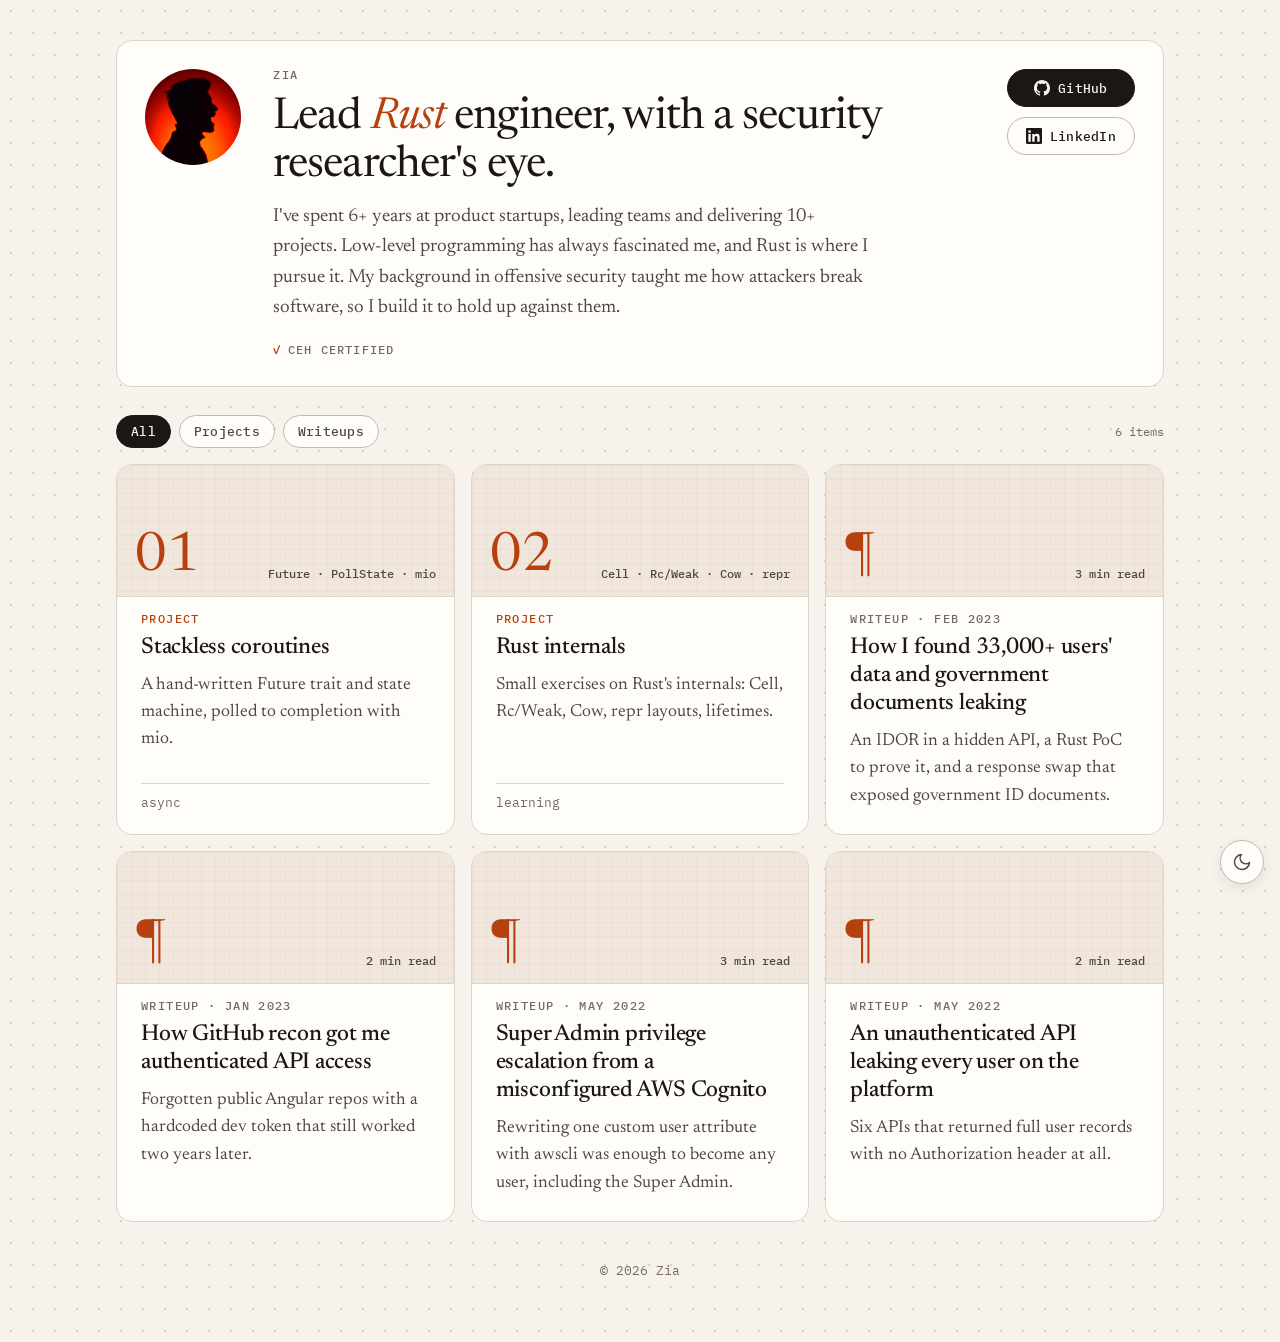
<file: index.html>
<!doctype html>
<html lang="en">
<head>
  <meta charset="utf-8">
  <meta name="viewport" content="width=device-width, initial-scale=1">
  <title>Zia · Lead Rust engineer</title>
  <meta name="description" content="Zia is a lead Rust engineer working on systems, networking and backend services. Former security researcher, CEH certified.">
  <meta name="theme-color" content="#f7f3ec">
  <link rel="canonical" href="https://szyth.github.io/">
  <meta property="og:type" content="website">
  <meta property="og:title" content="Zia · Lead Rust engineer">
  <meta property="og:description" content="Lead Rust engineer working on systems, networking and backend services. Former security researcher, CEH certified.">
  <meta property="og:url" content="https://szyth.github.io/">
  <meta property="og:image" content="https://szyth.github.io/assets/avatar.jpg">
  <meta name="twitter:card" content="summary">
  <link rel="icon" href="/assets/favicon.svg" type="image/svg+xml">
  <link rel="preconnect" href="https://fonts.googleapis.com">
  <link rel="preconnect" href="https://fonts.gstatic.com" crossorigin>
  <link href="https://fonts.googleapis.com/css2?family=Newsreader:ital,opsz,wght@0,6..72,400;0,6..72,500;1,6..72,400&family=IBM+Plex+Mono:wght@400;500&display=swap" rel="stylesheet">
  <link rel="stylesheet" href="/assets/site.css">
  <script src="/assets/theme.js"></script>
</head>
<body>
<a class="skip" href="#work">Skip to projects</a>
<main class="page">

  <!-- ===== Info card ===== -->
  <section class="card me" aria-labelledby="name">
    <img src="/assets/avatar.jpg" alt="Zia" width="96" height="96">
    <p class="role">Zia</p>
    <h1 id="name">Lead <em>Rust</em> engineer, with a security researcher's eye.</h1>
    <p class="bio">I've spent 6+ years at product startups, leading teams and delivering 10+ projects. Low-level programming has always fascinated me, and Rust is where I pursue it. My background in offensive security taught me how attackers break software, so I build it to hold up against them.</p>
    <ul class="tags"><li>CEH certified</li></ul>
    <div class="links">
      <a class="btn primary" href="https://github.com/szyth" rel="me"><svg viewBox="0 0 16 16" aria-hidden="true"><path fill="currentColor" d="M8 0C3.58 0 0 3.58 0 8c0 3.54 2.29 6.53 5.47 7.59.4.07.55-.17.55-.38 0-.19-.01-.82-.01-1.49-2.01.37-2.53-.49-2.69-.94-.09-.23-.48-.94-.82-1.13-.28-.15-.68-.52-.01-.53.63-.01 1.08.58 1.23.82.72 1.21 1.87.87 2.33.66.07-.52.28-.87.51-1.07-1.78-.2-3.64-.89-3.64-3.95 0-.87.31-1.59.82-2.15-.08-.2-.36-1.02.08-2.12 0 0 .67-.21 2.2.82.64-.18 1.32-.27 2-.27.68 0 1.36.09 2 .27 1.53-1.04 2.2-.82 2.2-.82.44 1.1.16 1.92.08 2.12.51.56.82 1.27.82 2.15 0 3.07-1.87 3.75-3.65 3.95.29.25.54.73.54 1.48 0 1.07-.01 1.93-.01 2.2 0 .21.15.46.55.38A8.013 8.013 0 0016 8c0-4.42-3.58-8-8-8z"/></svg>GitHub</a>
      <a class="btn" href="https://www.linkedin.com/in/sayyedzia" rel="me"><svg viewBox="0 0 24 24" aria-hidden="true"><path fill="currentColor" d="M20.447 20.452h-3.554v-5.569c0-1.328-.027-3.037-1.852-3.037-1.853 0-2.136 1.445-2.136 2.939v5.667H9.351V9h3.414v1.561h.046c.477-.9 1.637-1.85 3.37-1.85 3.601 0 4.267 2.37 4.267 5.455v6.286zM5.337 7.433a2.062 2.062 0 01-2.063-2.065 2.064 2.064 0 112.063 2.065zm1.782 13.019H3.555V9h3.564v11.452zM22.225 0H1.771C.792 0 0 .774 0 1.729v20.542C0 23.227.792 24 1.771 24h20.451C23.2 24 24 23.227 24 22.271V1.729C24 .774 23.2 0 22.222 0h.003z"/></svg>LinkedIn</a>
    </div>
  </section>

  <!-- ===== Filters ===== -->
  <div class="bar" id="work">
    <div class="tabs" role="group" aria-label="Filter">
      <button type="button" aria-pressed="true" data-f="all">All</button>
      <button type="button" aria-pressed="false" data-f="project">Projects</button>
      <button type="button" aria-pressed="false" data-f="writeup">Writeups</button>
    </div>
    <span class="count" aria-live="polite"></span>
  </div>

  <div class="grid">
    <!--
      PROJECT CARD: copy this block, change the number, caption, title, summary and topic.
      <a class="card item" href="https://github.com/szyth/REPO" data-kind="project">
        <div class="cover"><b>03</b><span>short · caption</span></div>
        <span class="kind project">Project</span>
        <h2>Title</h2>
        <p>One-line summary.</p>
        <div class="meta"><span>topic</span></div>
      </a>

      WRITEUP CARD: copy any writeups/*/index.html to writeups/SLUG/index.html, edit it, and link it here.
      <a class="card item" href="/writeups/SLUG/" data-kind="writeup">
        <div class="cover"><b>¶</b><span>6 min read</span></div>
        <span class="kind writeup">Writeup · Dec 2026</span>
        <h2>Title</h2>
        <p>One-line summary.</p>
      </a>
    -->

    <a class="card item" href="https://github.com/szyth/rust-stackless-coroutine" data-kind="project">
      <div class="cover"><b>01</b><span>Future · PollState · mio</span></div>
      <span class="kind project">Project</span>
      <h2>Stackless coroutines</h2>
      <p>A hand-written Future trait and state machine, polled to completion with mio.</p>
      <div class="meta"><span>async</span></div>
    </a>

    <a class="card item" href="https://github.com/szyth/rust-internals" data-kind="project">
      <div class="cover"><b>02</b><span>Cell · Rc/Weak · Cow · repr</span></div>
      <span class="kind project">Project</span>
      <h2>Rust internals</h2>
      <p>Small exercises on Rust's internals: Cell, Rc/Weak, Cow, repr layouts, lifetimes.</p>
      <div class="meta"><span>learning</span></div>
    </a>

    <a class="card item" href="/writeups/33000-users-data-leak/" data-kind="writeup">
      <div class="cover"><b>¶</b><span>3 min read</span></div>
      <span class="kind writeup">Writeup · Feb 2023</span>
      <h2>How I found 33,000+ users' data and government documents leaking</h2>
      <p>An IDOR in a hidden API, a Rust PoC to prove it, and a response swap that exposed government ID documents.</p>
    </a>

    <a class="card item" href="/writeups/github-recon-api-access/" data-kind="writeup">
      <div class="cover"><b>¶</b><span>2 min read</span></div>
      <span class="kind writeup">Writeup · Jan 2023</span>
      <h2>How GitHub recon got me authenticated API access</h2>
      <p>Forgotten public Angular repos with a hardcoded dev token that still worked two years later.</p>
    </a>

    <a class="card item" href="/writeups/aws-cognito-privilege-escalation/" data-kind="writeup">
      <div class="cover"><b>¶</b><span>3 min read</span></div>
      <span class="kind writeup">Writeup · May 2022</span>
      <h2>Super Admin privilege escalation from a misconfigured AWS Cognito</h2>
      <p>Rewriting one custom user attribute with awscli was enough to become any user, including the Super Admin.</p>
    </a>

    <a class="card item" href="/writeups/unauthenticated-api-data-leak/" data-kind="writeup">
      <div class="cover"><b>¶</b><span>2 min read</span></div>
      <span class="kind writeup">Writeup · May 2022</span>
      <h2>An unauthenticated API leaking every user on the platform</h2>
      <p>Six APIs that returned full user records with no Authorization header at all.</p>
    </a>

    <p class="card empty" hidden>Nothing here yet.</p>
  </div>

  <footer>© <span id="year">2026</span> Zia</footer>
</main>

<script>
(function () {
  var buttons = document.querySelectorAll('.tabs button');
  var items = document.querySelectorAll('.item');
  var count = document.querySelector('.count');
  var empty = document.querySelector('.empty');
  function apply(f) {
    var shown = 0;
    items.forEach(function (c) {
      var hide = f !== 'all' && c.dataset.kind !== f;
      c.hidden = hide;
      if (!hide) shown++;
    });
    empty.hidden = shown > 0;
    count.textContent = shown + (shown === 1 ? ' item' : ' items');
  }
  buttons.forEach(function (b) {
    b.addEventListener('click', function () {
      buttons.forEach(function (x) { x.setAttribute('aria-pressed', x === b); });
      apply(b.dataset.f);
    });
  });
  apply('all');
  document.getElementById('year').textContent = new Date().getFullYear();
})();
</script>
</body>
</html>
</file>
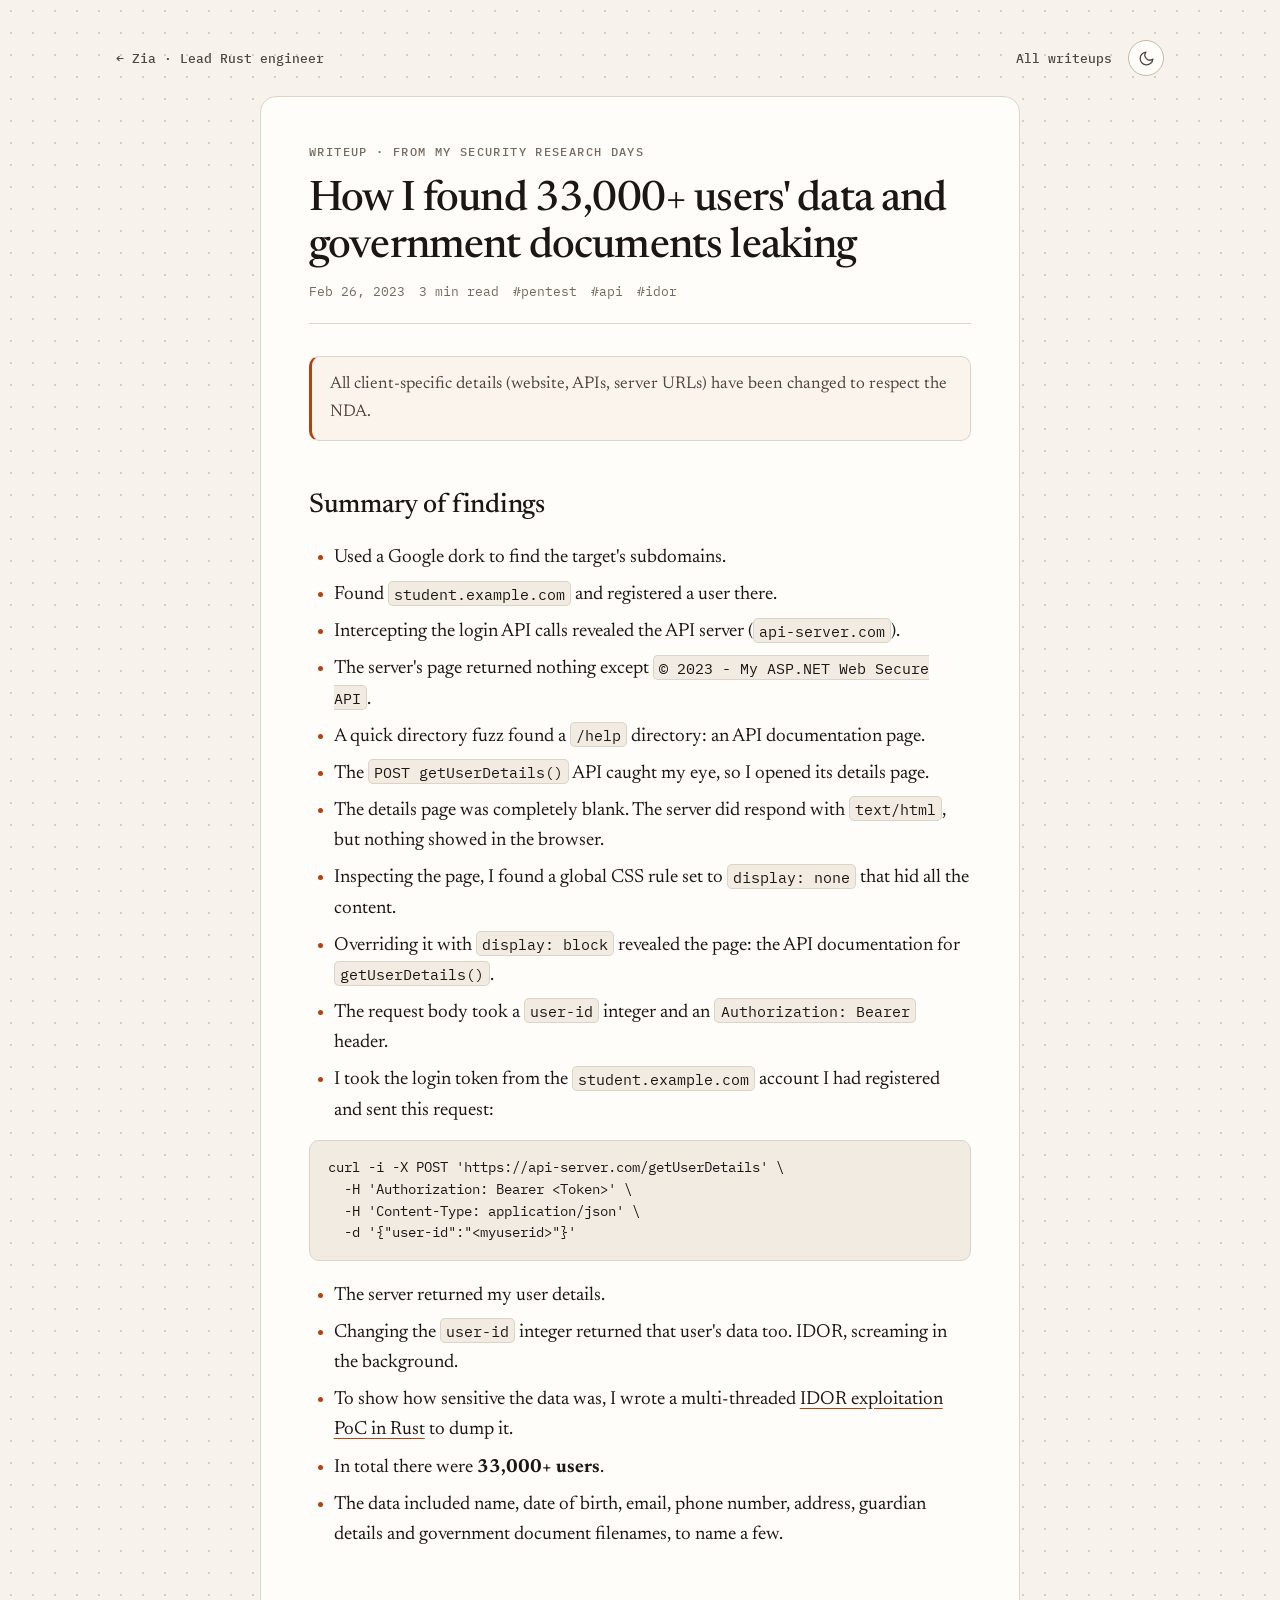
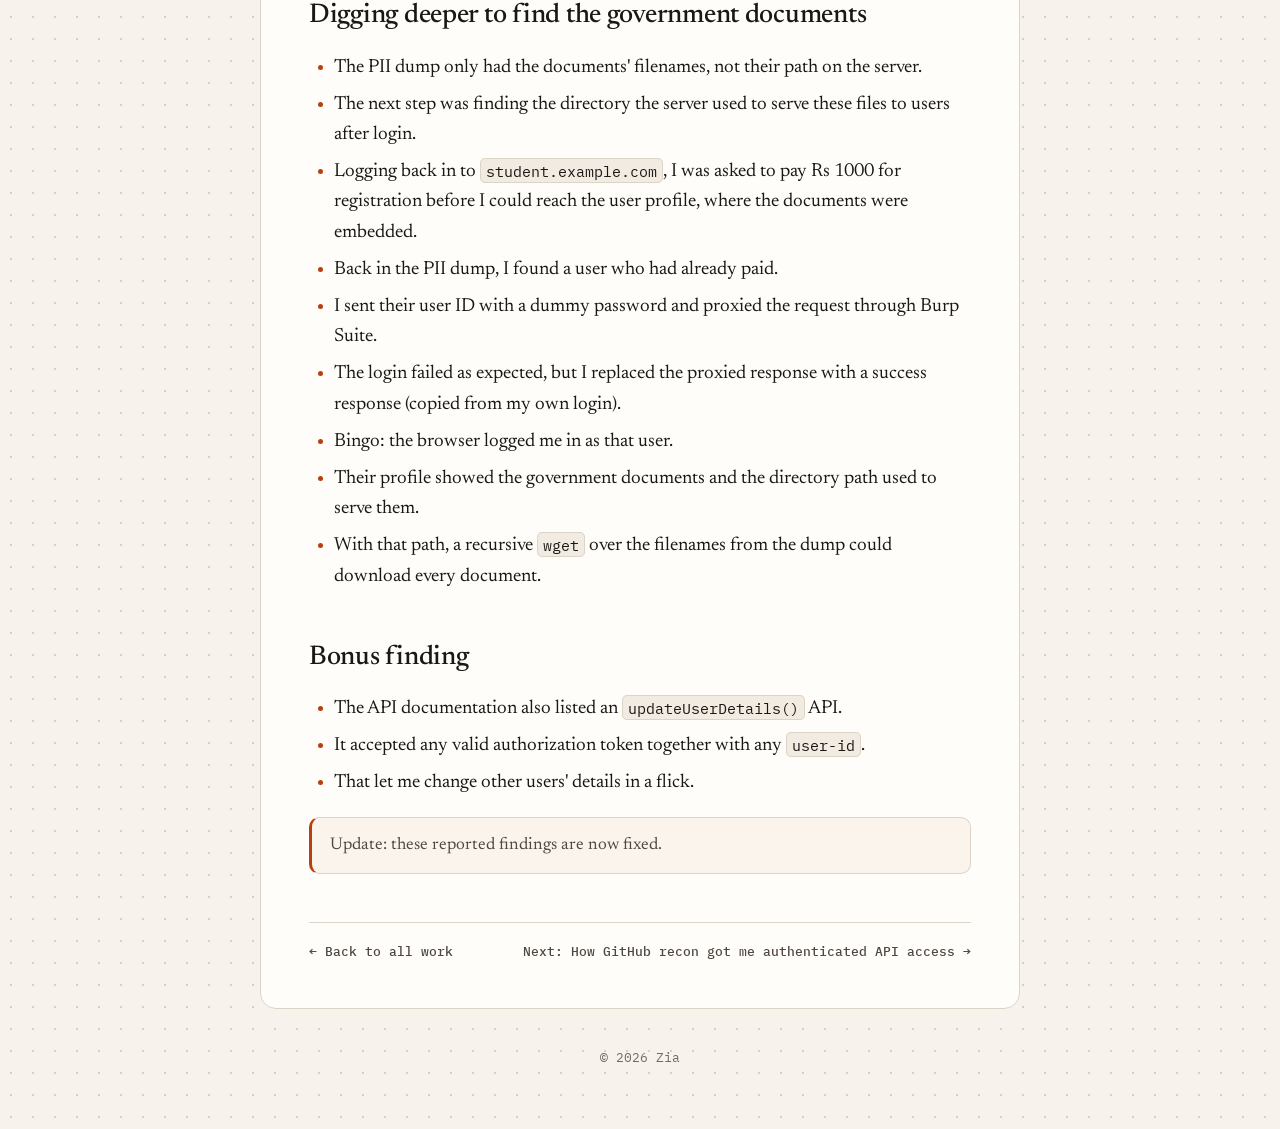
<file: writeups/33000-users-data-leak/index.html>
<!doctype html>
<html lang="en">
<head>
  <meta charset="utf-8">
  <meta name="viewport" content="width=device-width, initial-scale=1">
  <title>How I found 33,000+ users' data and government documents leaking · Zia</title>
  <meta name="description" content="An IDOR in a hidden API, a Rust PoC to prove it, and a response swap that exposed government ID documents.">
  <meta name="theme-color" content="#f7f3ec">
  <link rel="canonical" href="https://szyth.github.io/writeups/33000-users-data-leak/">
  <meta property="og:type" content="article">
  <meta property="og:title" content="How I found 33,000+ users' data and government documents leaking">
  <meta property="og:description" content="An IDOR in a hidden API, a Rust PoC to prove it, and a response swap that exposed government ID documents.">
  <meta property="og:url" content="https://szyth.github.io/writeups/33000-users-data-leak/">
  <meta property="article:published_time" content="2023-02-26">
  <meta name="twitter:card" content="summary">
  <link rel="icon" href="/assets/favicon.svg" type="image/svg+xml">
  <link rel="preconnect" href="https://fonts.googleapis.com">
  <link rel="preconnect" href="https://fonts.gstatic.com" crossorigin>
  <link href="https://fonts.googleapis.com/css2?family=Newsreader:ital,opsz,wght@0,6..72,400;0,6..72,500;0,6..72,600;1,6..72,400&family=IBM+Plex+Mono:wght@400;500&display=swap" rel="stylesheet">
  <link rel="stylesheet" href="/assets/site.css">
  <script src="/assets/theme.js"></script>
</head>
<body>
<main class="page">
  <nav class="topbar" aria-label="Site">
    <a href="/">← Zia · Lead Rust engineer</a>
    <span class="end-group"><a href="/#work">All writeups</a></span>
  </nav>
  <article class="card article">
    <header>
      <span class="kind writeup">Writeup · from my security research days</span>
      <h1>How I found 33,000+ users' data and government documents leaking</h1>
      <div class="meta"><time datetime="2023-02-26">Feb 26, 2023</time><span>3 min read</span><span>#pentest</span><span>#api</span><span>#idor</span></div>
    </header>
    <div class="prose">
<p class="note">All client-specific details (website, APIs, server URLs) have been changed to respect the NDA.</p>

<h2>Summary of findings</h2>
<ul>
  <li>Used a Google dork to find the target's subdomains.</li>
  <li>Found <code>student.example.com</code> and registered a user there.</li>
  <li>Intercepting the login API calls revealed the API server (<code>api-server.com</code>).</li>
  <li>The server's page returned nothing except <code>© 2023 - My ASP.NET Web Secure API</code>.</li>
  <li>A quick directory fuzz found a <code>/help</code> directory: an API documentation page.</li>
  <li>The <code>POST getUserDetails()</code> API caught my eye, so I opened its details page.</li>
  <li>The details page was completely blank. The server did respond with <code>text/html</code>, but nothing showed in the browser.</li>
  <li>Inspecting the page, I found a global CSS rule set to <code>display: none</code> that hid all the content.</li>
  <li>Overriding it with <code>display: block</code> revealed the page: the API documentation for <code>getUserDetails()</code>.</li>
  <li>The request body took a <code>user-id</code> integer and an <code>Authorization: Bearer</code> header.</li>
  <li>I took the login token from the <code>student.example.com</code> account I had registered and sent this request:</li>
</ul>
<pre><code>curl -i -X POST 'https://api-server.com/getUserDetails' \
  -H 'Authorization: Bearer &lt;Token&gt;' \
  -H 'Content-Type: application/json' \
  -d '{"user-id":"&lt;myuserid&gt;"}'</code></pre>
<ul>
  <li>The server returned my user details.</li>
  <li>Changing the <code>user-id</code> integer returned that user's data too. IDOR, screaming in the background.</li>
  <li>To show how sensitive the data was, I wrote a multi-threaded <a href="https://github.com/szyth/idoar">IDOR exploitation PoC in Rust</a> to dump it.</li>
  <li>In total there were <strong>33,000+ users</strong>.</li>
  <li>The data included name, date of birth, email, phone number, address, guardian details and government document filenames, to name a few.</li>
</ul>

<h2>Digging deeper to find the government documents</h2>
<ul>
  <li>The PII dump only had the documents' filenames, not their path on the server.</li>
  <li>The next step was finding the directory the server used to serve these files to users after login.</li>
  <li>Logging back in to <code>student.example.com</code>, I was asked to pay Rs 1000 for registration before I could reach the user profile, where the documents were embedded.</li>
  <li>Back in the PII dump, I found a user who had already paid.</li>
  <li>I sent their user ID with a dummy password and proxied the request through Burp Suite.</li>
  <li>The login failed as expected, but I replaced the proxied response with a success response (copied from my own login).</li>
  <li>Bingo: the browser logged me in as that user.</li>
  <li>Their profile showed the government documents and the directory path used to serve them.</li>
  <li>With that path, a recursive <code>wget</code> over the filenames from the dump could download every document.</li>
</ul>

<h2>Bonus finding</h2>
<ul>
  <li>The API documentation also listed an <code>updateUserDetails()</code> API.</li>
  <li>It accepted any valid authorization token together with any <code>user-id</code>.</li>
  <li>That let me change other users' details in a flick.</li>
</ul>

<p class="note">Update: these reported findings are now fixed.</p>
    </div>
    <nav class="end" aria-label="More">
      <a href="/">← Back to all work</a>
      <a href="/writeups/github-recon-api-access/">Next: How GitHub recon got me authenticated API access →</a>
    </nav>
  </article>
  <footer>© 2026 Zia</footer>
</main>
</body>
</html>
</file>
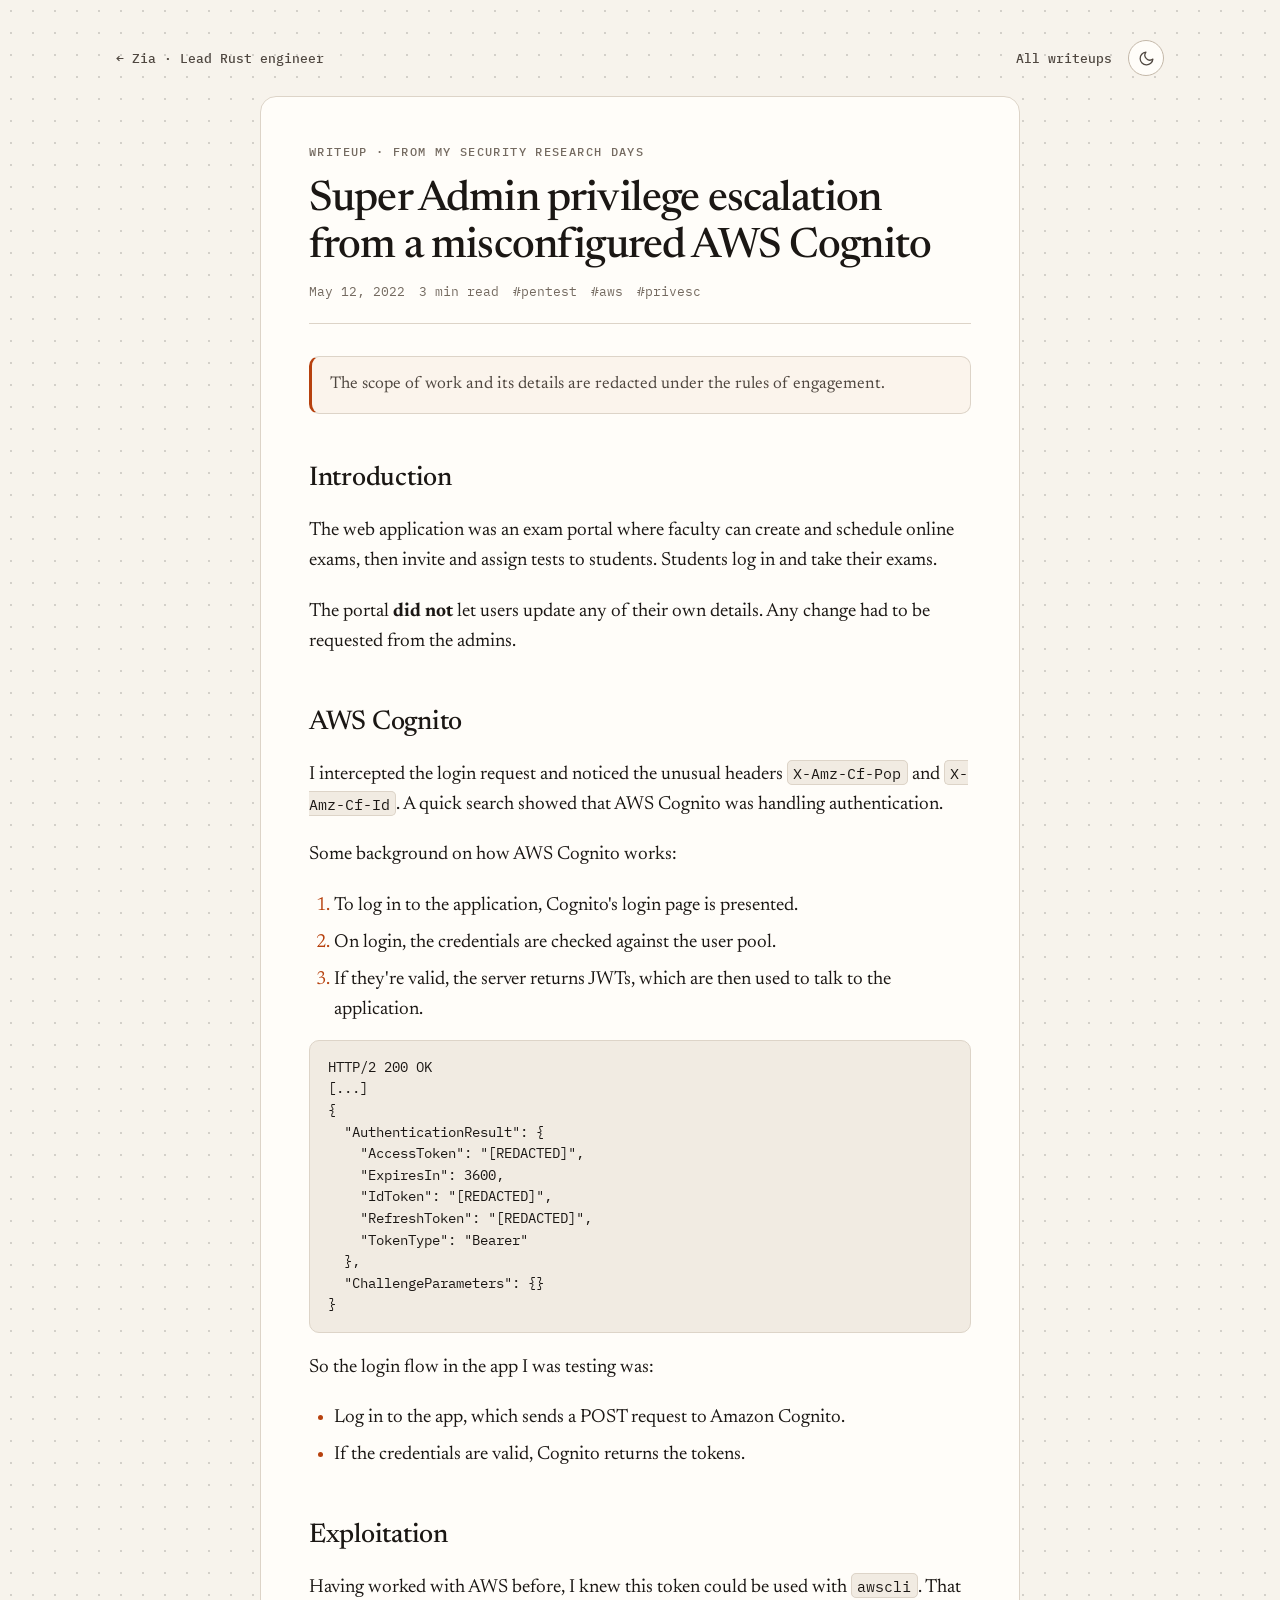
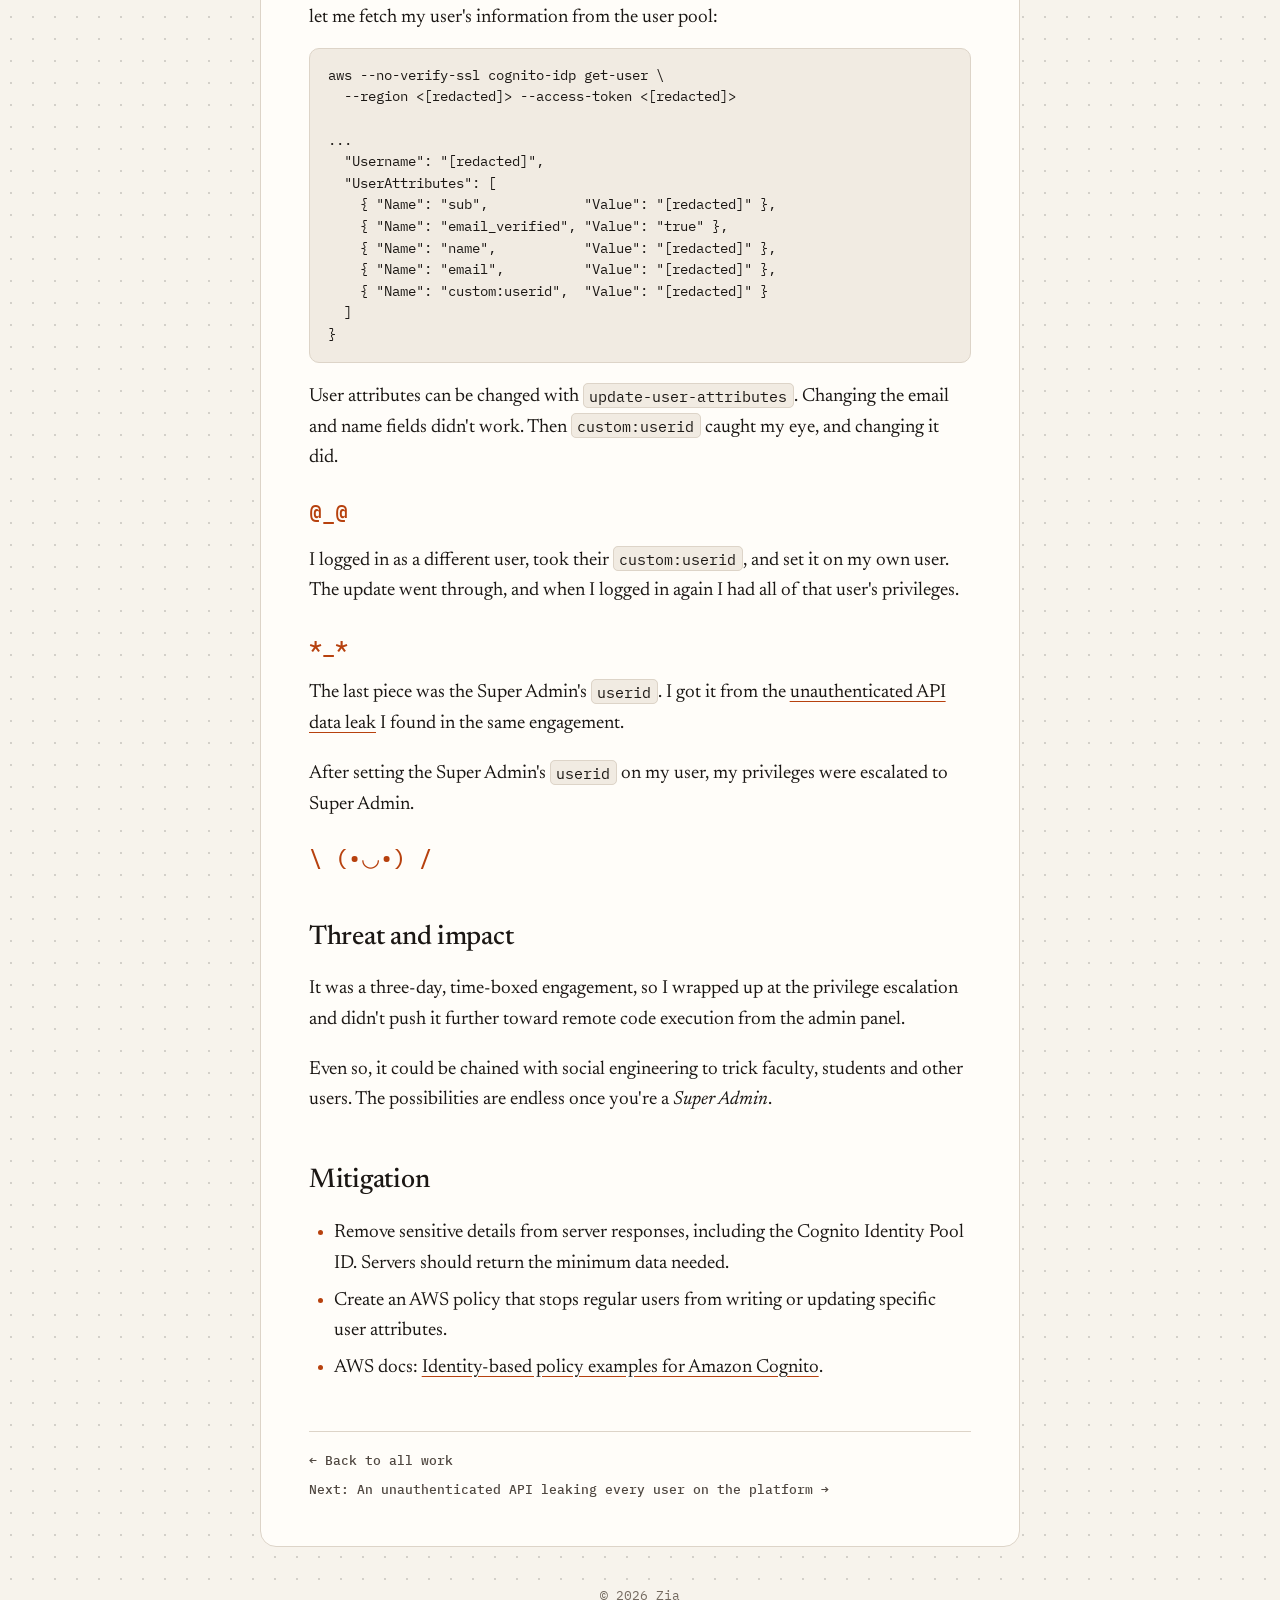
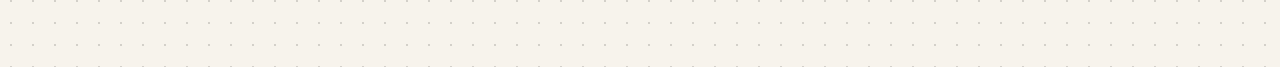
<file: writeups/aws-cognito-privilege-escalation/index.html>
<!doctype html>
<html lang="en">
<head>
  <meta charset="utf-8">
  <meta name="viewport" content="width=device-width, initial-scale=1">
  <title>Super Admin privilege escalation from a misconfigured AWS Cognito · Zia</title>
  <meta name="description" content="Rewriting one custom user attribute with awscli was enough to become any user, including the Super Admin.">
  <meta name="theme-color" content="#f7f3ec">
  <link rel="canonical" href="https://szyth.github.io/writeups/aws-cognito-privilege-escalation/">
  <meta property="og:type" content="article">
  <meta property="og:title" content="Super Admin privilege escalation from a misconfigured AWS Cognito">
  <meta property="og:description" content="Rewriting one custom user attribute with awscli was enough to become any user, including the Super Admin.">
  <meta property="og:url" content="https://szyth.github.io/writeups/aws-cognito-privilege-escalation/">
  <meta property="article:published_time" content="2022-05-12">
  <meta name="twitter:card" content="summary">
  <link rel="icon" href="/assets/favicon.svg" type="image/svg+xml">
  <link rel="preconnect" href="https://fonts.googleapis.com">
  <link rel="preconnect" href="https://fonts.gstatic.com" crossorigin>
  <link href="https://fonts.googleapis.com/css2?family=Newsreader:ital,opsz,wght@0,6..72,400;0,6..72,500;0,6..72,600;1,6..72,400&family=IBM+Plex+Mono:wght@400;500&display=swap" rel="stylesheet">
  <link rel="stylesheet" href="/assets/site.css">
  <script src="/assets/theme.js"></script>
</head>
<body>
<main class="page">
  <nav class="topbar" aria-label="Site">
    <a href="/">← Zia · Lead Rust engineer</a>
    <span class="end-group"><a href="/#work">All writeups</a></span>
  </nav>
  <article class="card article">
    <header>
      <span class="kind writeup">Writeup · from my security research days</span>
      <h1>Super Admin privilege escalation from a misconfigured AWS Cognito</h1>
      <div class="meta"><time datetime="2022-05-12">May 12, 2022</time><span>3 min read</span><span>#pentest</span><span>#aws</span><span>#privesc</span></div>
    </header>
    <div class="prose">
<p class="note">The scope of work and its details are redacted under the rules of engagement.</p>

<h2>Introduction</h2>
<p>The web application was an exam portal where faculty can create and schedule online exams, then invite and assign tests to students. Students log in and take their exams.</p>
<p>The portal <strong>did not</strong> let users update any of their own details. Any change had to be requested from the admins.</p>

<h2>AWS Cognito</h2>
<p>I intercepted the login request and noticed the unusual headers <code>X-Amz-Cf-Pop</code> and <code>X-Amz-Cf-Id</code>. A quick search showed that AWS Cognito was handling authentication.</p>
<p>Some background on how AWS Cognito works:</p>
<ol>
  <li>To log in to the application, Cognito's login page is presented.</li>
  <li>On login, the credentials are checked against the user pool.</li>
  <li>If they're valid, the server returns JWTs, which are then used to talk to the application.</li>
</ol>
<pre><code>HTTP/2 200 OK
[...]
{
  "AuthenticationResult": {
    "AccessToken": "[REDACTED]",
    "ExpiresIn": 3600,
    "IdToken": "[REDACTED]",
    "RefreshToken": "[REDACTED]",
    "TokenType": "Bearer"
  },
  "ChallengeParameters": {}
}</code></pre>
<p>So the login flow in the app I was testing was:</p>
<ul>
  <li>Log in to the app, which sends a POST request to Amazon Cognito.</li>
  <li>If the credentials are valid, Cognito returns the tokens.</li>
</ul>

<h2>Exploitation</h2>
<p>Having worked with AWS before, I knew this token could be used with <code>awscli</code>. That let me fetch my user's information from the user pool:</p>
<pre><code>aws --no-verify-ssl cognito-idp get-user \
  --region &lt;[redacted]&gt; --access-token &lt;[redacted]&gt;

...
  "Username": "[redacted]",
  "UserAttributes": [
    { "Name": "sub",            "Value": "[redacted]" },
    { "Name": "email_verified", "Value": "true" },
    { "Name": "name",           "Value": "[redacted]" },
    { "Name": "email",          "Value": "[redacted]" },
    { "Name": "custom:userid",  "Value": "[redacted]" }
  ]
}</code></pre>
<p>User attributes can be changed with <code>update-user-attributes</code>. Changing the email and name fields didn't work. Then <code>custom:userid</code> caught my eye, and changing it did.</p>
<p class="kaomoji">@_@</p>
<p>I logged in as a different user, took their <code>custom:userid</code>, and set it on my own user. The update went through, and when I logged in again I had all of that user's privileges.</p>
<p class="kaomoji">*_*</p>
<p>The last piece was the Super Admin's <code>userid</code>. I got it from the <a href="/writeups/unauthenticated-api-data-leak/">unauthenticated API data leak</a> I found in the same engagement.</p>
<p>After setting the Super Admin's <code>userid</code> on my user, my privileges were escalated to Super Admin.</p>
<p class="kaomoji">\ (•◡•) /</p>

<h2>Threat and impact</h2>
<p>It was a three-day, time-boxed engagement, so I wrapped up at the privilege escalation and didn't push it further toward remote code execution from the admin panel.</p>
<p>Even so, it could be chained with social engineering to trick faculty, students and other users. The possibilities are endless once you're a <em>Super Admin</em>.</p>

<h2>Mitigation</h2>
<ul>
  <li>Remove sensitive details from server responses, including the Cognito Identity Pool ID. Servers should return the minimum data needed.</li>
  <li>Create an AWS policy that stops regular users from writing or updating specific user attributes.</li>
  <li>AWS docs: <a href="https://docs.aws.amazon.com/cognito/latest/developerguide/security_iam_id-based-policy-examples.html">Identity-based policy examples for Amazon Cognito</a>.</li>
</ul>
    </div>
    <nav class="end" aria-label="More">
      <a href="/">← Back to all work</a>
      <a href="/writeups/unauthenticated-api-data-leak/">Next: An unauthenticated API leaking every user on the platform →</a>
    </nav>
  </article>
  <footer>© 2026 Zia</footer>
</main>
</body>
</html>
</file>
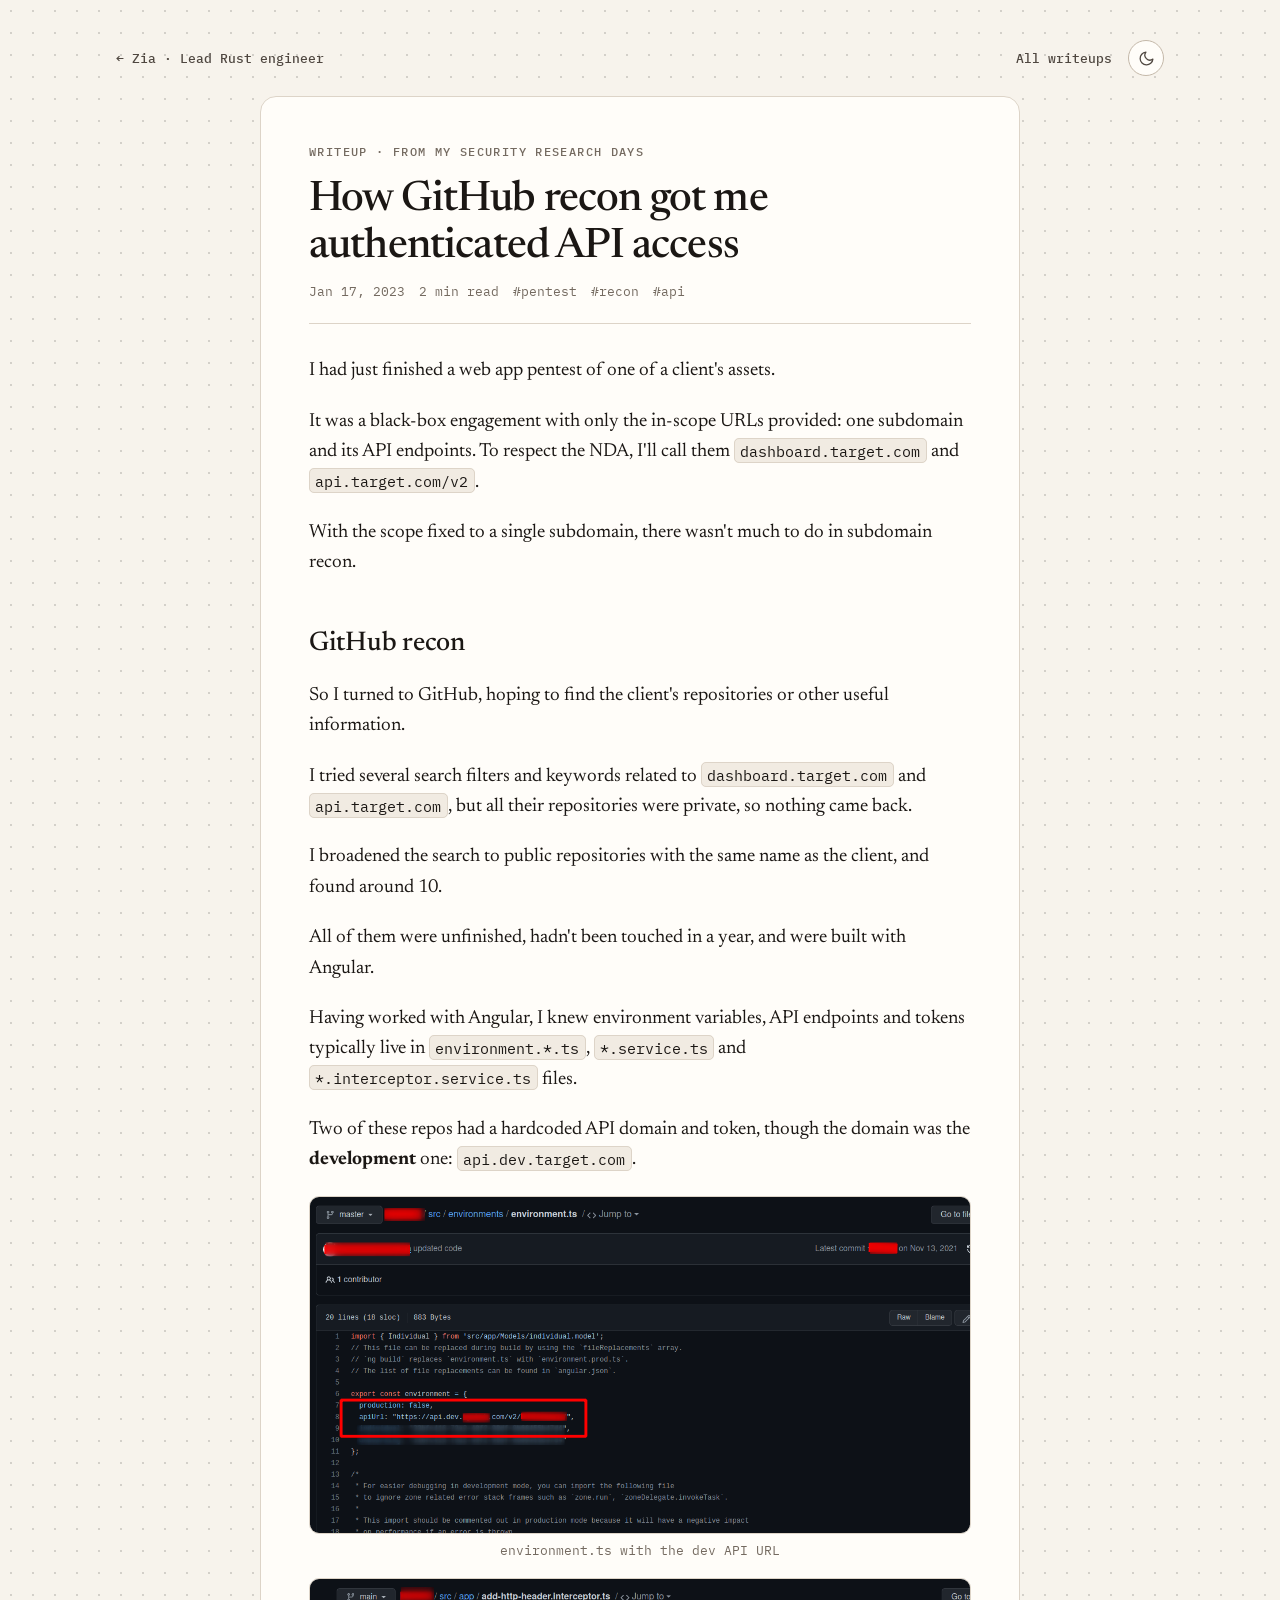
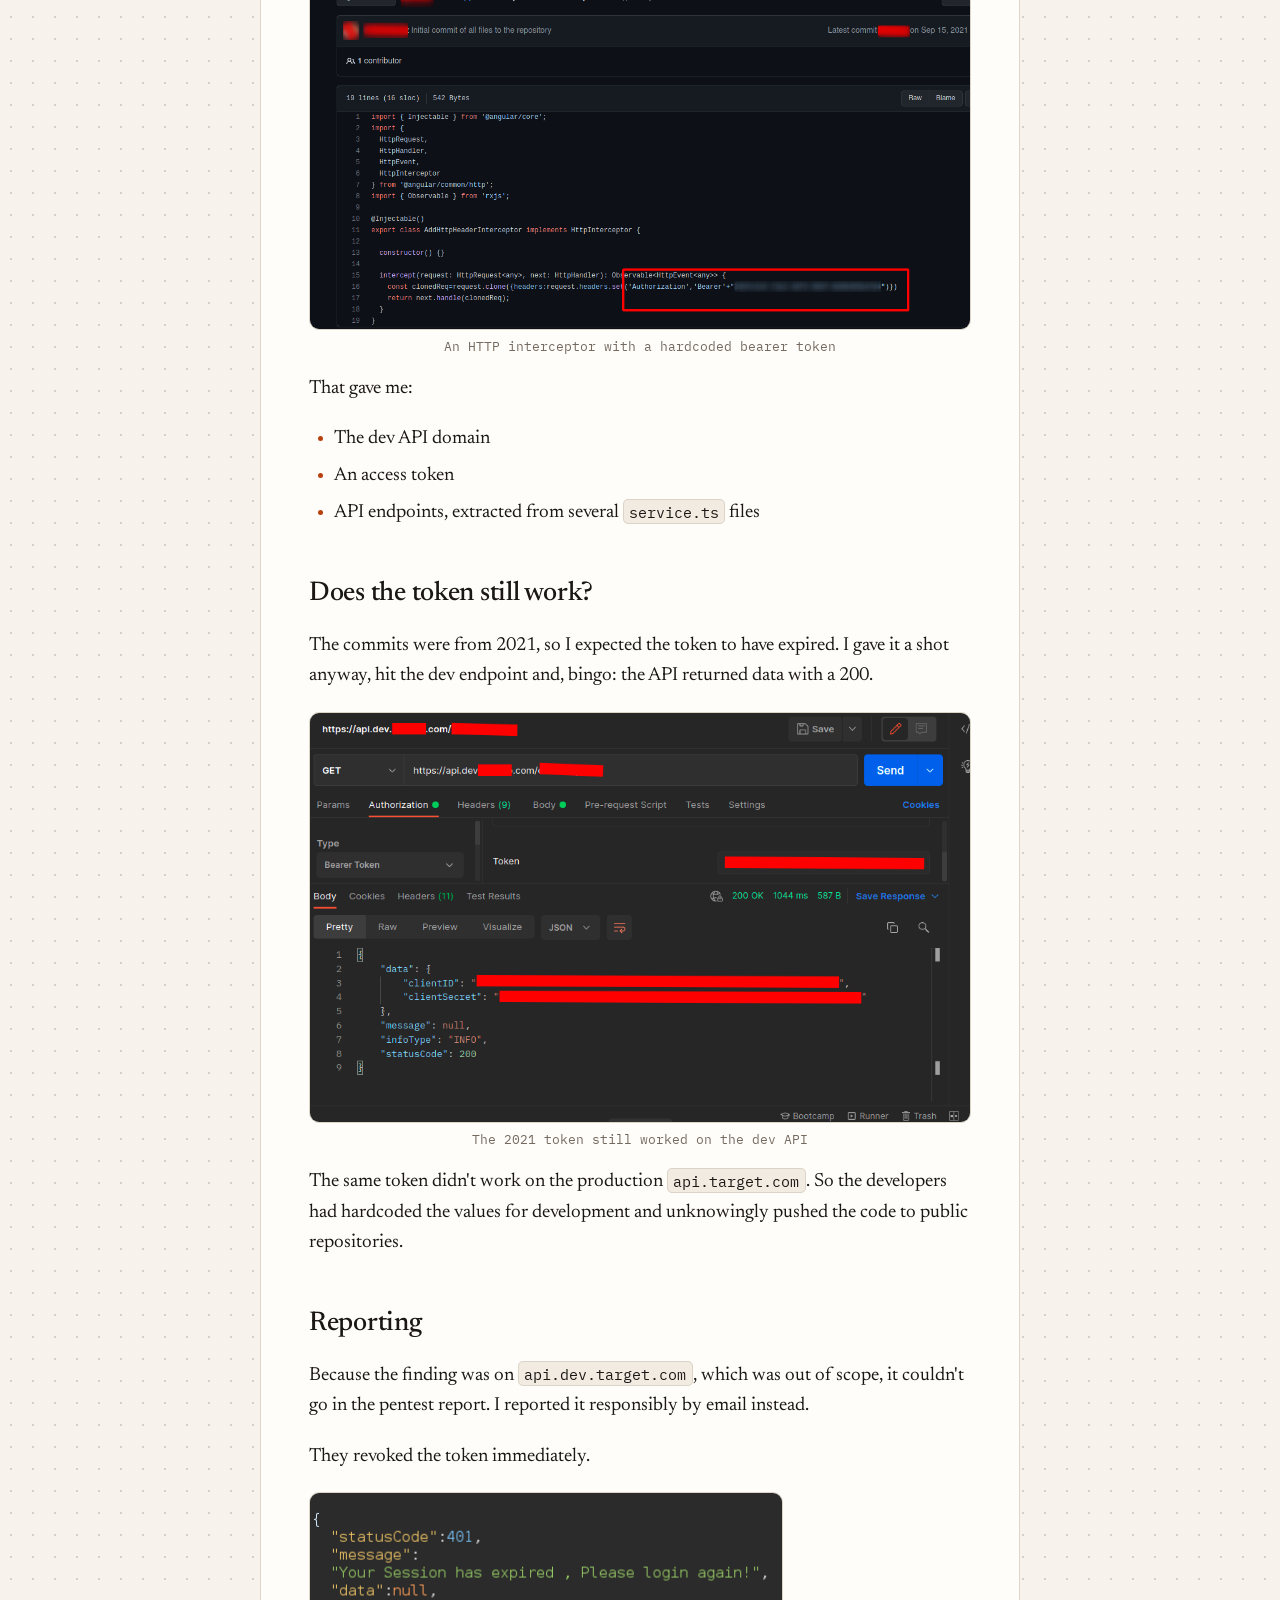
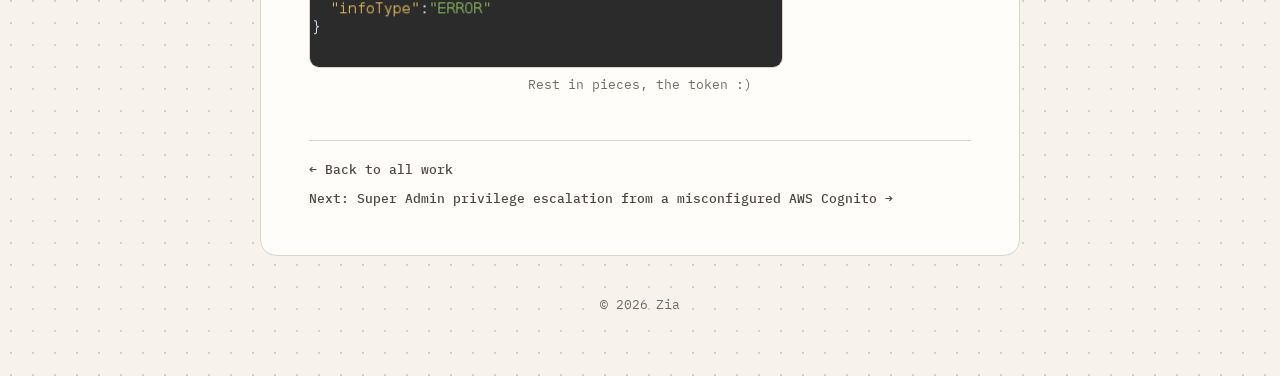
<file: writeups/github-recon-api-access/index.html>
<!doctype html>
<html lang="en">
<head>
  <meta charset="utf-8">
  <meta name="viewport" content="width=device-width, initial-scale=1">
  <title>How GitHub recon got me authenticated API access · Zia</title>
  <meta name="description" content="Forgotten public Angular repos with a hardcoded dev token that still worked two years later.">
  <meta name="theme-color" content="#f7f3ec">
  <link rel="canonical" href="https://szyth.github.io/writeups/github-recon-api-access/">
  <meta property="og:type" content="article">
  <meta property="og:title" content="How GitHub recon got me authenticated API access">
  <meta property="og:description" content="Forgotten public Angular repos with a hardcoded dev token that still worked two years later.">
  <meta property="og:url" content="https://szyth.github.io/writeups/github-recon-api-access/">
  <meta property="article:published_time" content="2023-01-17">
  <meta name="twitter:card" content="summary">
  <link rel="icon" href="/assets/favicon.svg" type="image/svg+xml">
  <link rel="preconnect" href="https://fonts.googleapis.com">
  <link rel="preconnect" href="https://fonts.gstatic.com" crossorigin>
  <link href="https://fonts.googleapis.com/css2?family=Newsreader:ital,opsz,wght@0,6..72,400;0,6..72,500;0,6..72,600;1,6..72,400&family=IBM+Plex+Mono:wght@400;500&display=swap" rel="stylesheet">
  <link rel="stylesheet" href="/assets/site.css">
  <script src="/assets/theme.js"></script>
</head>
<body>
<main class="page">
  <nav class="topbar" aria-label="Site">
    <a href="/">← Zia · Lead Rust engineer</a>
    <span class="end-group"><a href="/#work">All writeups</a></span>
  </nav>
  <article class="card article">
    <header>
      <span class="kind writeup">Writeup · from my security research days</span>
      <h1>How GitHub recon got me authenticated API access</h1>
      <div class="meta"><time datetime="2023-01-17">Jan 17, 2023</time><span>2 min read</span><span>#pentest</span><span>#recon</span><span>#api</span></div>
    </header>
    <div class="prose">
<p>I had just finished a web app pentest of one of a client's assets.</p>
<p>It was a black-box engagement with only the in-scope URLs provided: one subdomain and its API endpoints. To respect the NDA, I'll call them <code>dashboard.target.com</code> and <code>api.target.com/v2</code>.</p>
<p>With the scope fixed to a single subdomain, there wasn't much to do in subdomain recon.</p>

<h2>GitHub recon</h2>
<p>So I turned to GitHub, hoping to find the client's repositories or other useful information.</p>
<p>I tried several search filters and keywords related to <code>dashboard.target.com</code> and <code>api.target.com</code>, but all their repositories were private, so nothing came back.</p>
<p>I broadened the search to public repositories with the same name as the client, and found around 10.</p>
<p>All of them were unfinished, hadn't been touched in a year, and were built with Angular.</p>
<p>Having worked with Angular, I knew environment variables, API endpoints and tokens typically live in <code>environment.*.ts</code>, <code>*.service.ts</code> and <code>*.interceptor.service.ts</code> files.</p>
<p>Two of these repos had a hardcoded API domain and token, though the domain was the <strong>development</strong> one: <code>api.dev.target.com</code>.</p>
<figure>
  <img src="/assets/writeups/image-12.png" alt="environment.ts in a public repo with a hardcoded dev API URL (redacted)" width="1146" height="584" loading="lazy">
  <figcaption>environment.ts with the dev API URL</figcaption>
</figure>
<figure>
  <img src="/assets/writeups/image-15.png" alt="An Angular HTTP interceptor with a hardcoded Bearer token (blurred)" width="1165" height="618" loading="lazy">
  <figcaption>An HTTP interceptor with a hardcoded bearer token</figcaption>
</figure>
<p>That gave me:</p>
<ul>
  <li>The dev API domain</li>
  <li>An access token</li>
  <li>API endpoints, extracted from several <code>service.ts</code> files</li>
</ul>

<h2>Does the token still work?</h2>
<p>The commits were from 2021, so I expected the token to have expired. I gave it a shot anyway, hit the dev endpoint and, bingo: the API returned data with a 200.</p>
<figure>
  <img src="/assets/writeups/image-9.png" alt="Postman request to the dev API with the leaked token returning 200 OK with a client ID and secret (redacted)" width="923" height="573" loading="lazy">
  <figcaption>The 2021 token still worked on the dev API</figcaption>
</figure>
<p>The same token didn't work on the production <code>api.target.com</code>. So the developers had hardcoded the values for development and unknowingly pushed the code to public repositories.</p>

<h2>Reporting</h2>
<p>Because the finding was on <code>api.dev.target.com</code>, which was out of scope, it couldn't go in the pentest report. I reported it responsibly by email instead.</p>
<p>They revoked the token immediately.</p>
<figure>
  <img src="/assets/writeups/image-10.png" alt="API response: 401, Your Session has expired, Please login again" width="474" height="175" loading="lazy">
  <figcaption>Rest in pieces, the token :)</figcaption>
</figure>
    </div>
    <nav class="end" aria-label="More">
      <a href="/">← Back to all work</a>
      <a href="/writeups/aws-cognito-privilege-escalation/">Next: Super Admin privilege escalation from a misconfigured AWS Cognito →</a>
    </nav>
  </article>
  <footer>© 2026 Zia</footer>
</main>
</body>
</html>
</file>
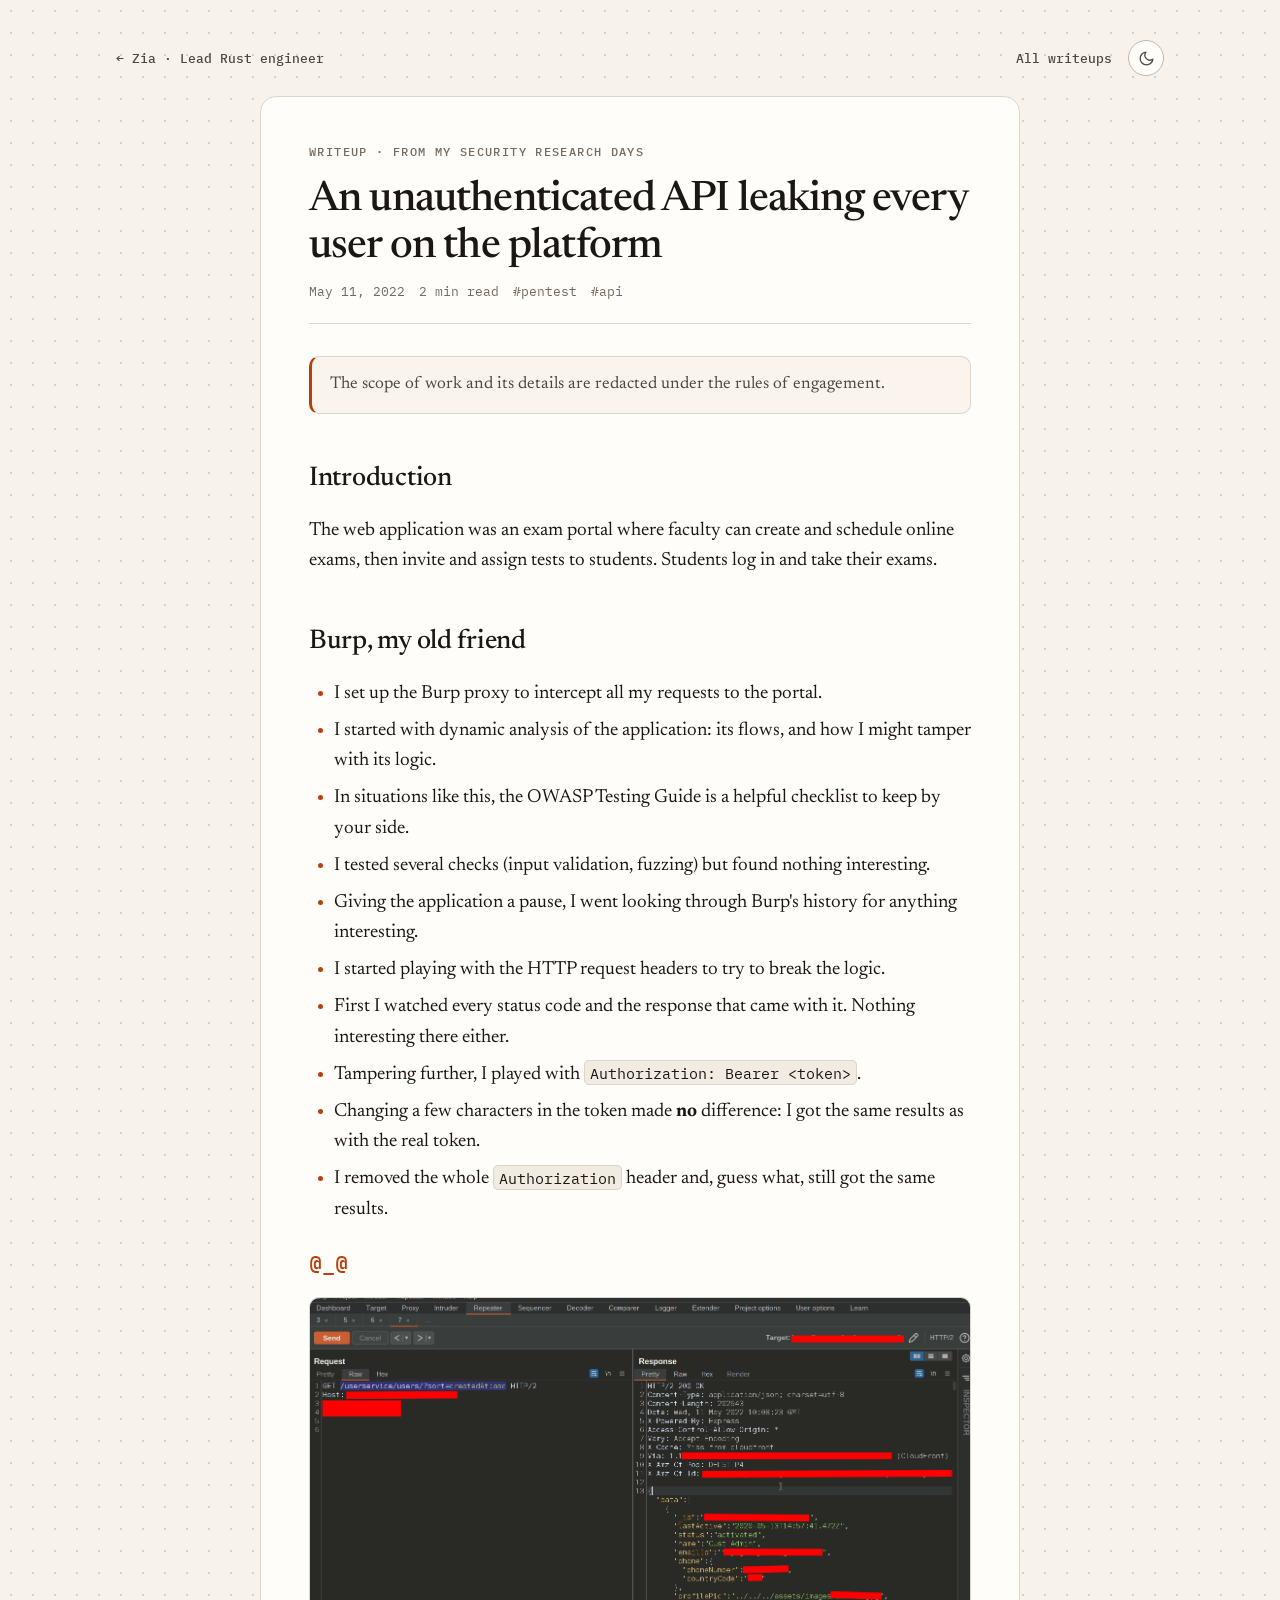
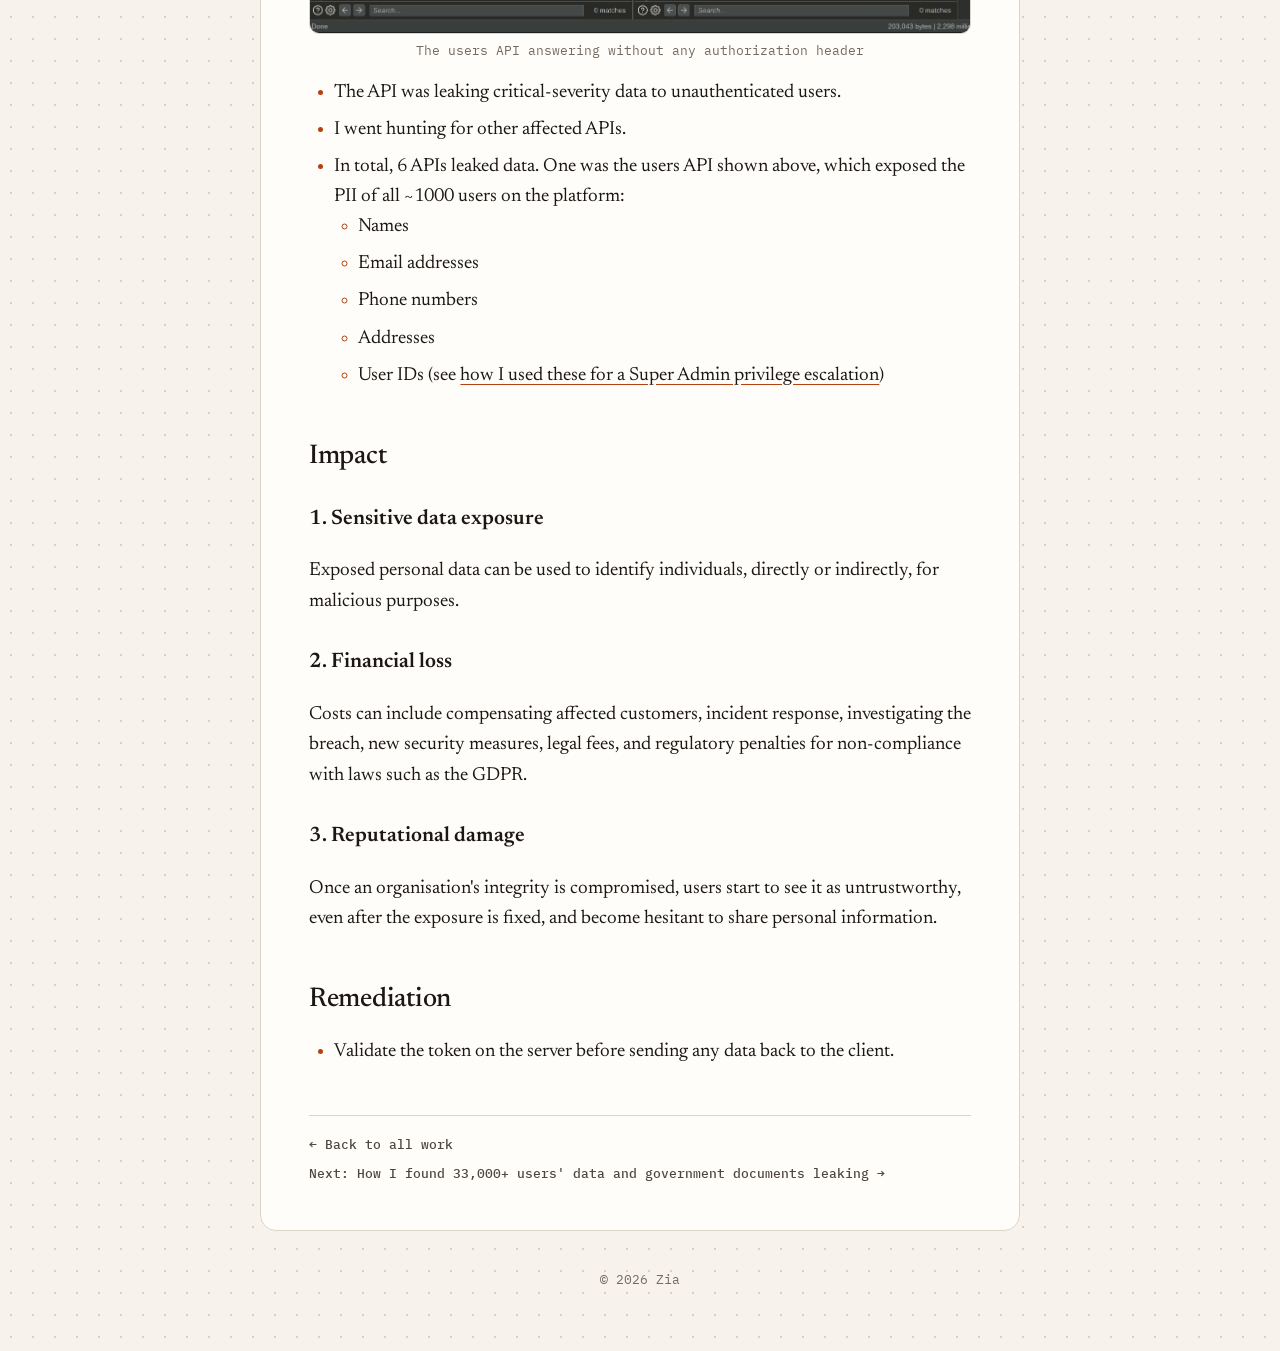
<file: writeups/unauthenticated-api-data-leak/index.html>
<!doctype html>
<html lang="en">
<head>
  <meta charset="utf-8">
  <meta name="viewport" content="width=device-width, initial-scale=1">
  <title>An unauthenticated API leaking every user on the platform · Zia</title>
  <meta name="description" content="Six APIs that returned full user records with no Authorization header at all.">
  <meta name="theme-color" content="#f7f3ec">
  <link rel="canonical" href="https://szyth.github.io/writeups/unauthenticated-api-data-leak/">
  <meta property="og:type" content="article">
  <meta property="og:title" content="An unauthenticated API leaking every user on the platform">
  <meta property="og:description" content="Six APIs that returned full user records with no Authorization header at all.">
  <meta property="og:url" content="https://szyth.github.io/writeups/unauthenticated-api-data-leak/">
  <meta property="article:published_time" content="2022-05-11">
  <meta name="twitter:card" content="summary">
  <link rel="icon" href="/assets/favicon.svg" type="image/svg+xml">
  <link rel="preconnect" href="https://fonts.googleapis.com">
  <link rel="preconnect" href="https://fonts.gstatic.com" crossorigin>
  <link href="https://fonts.googleapis.com/css2?family=Newsreader:ital,opsz,wght@0,6..72,400;0,6..72,500;0,6..72,600;1,6..72,400&family=IBM+Plex+Mono:wght@400;500&display=swap" rel="stylesheet">
  <link rel="stylesheet" href="/assets/site.css">
  <script src="/assets/theme.js"></script>
</head>
<body>
<main class="page">
  <nav class="topbar" aria-label="Site">
    <a href="/">← Zia · Lead Rust engineer</a>
    <span class="end-group"><a href="/#work">All writeups</a></span>
  </nav>
  <article class="card article">
    <header>
      <span class="kind writeup">Writeup · from my security research days</span>
      <h1>An unauthenticated API leaking every user on the platform</h1>
      <div class="meta"><time datetime="2022-05-11">May 11, 2022</time><span>2 min read</span><span>#pentest</span><span>#api</span></div>
    </header>
    <div class="prose">
<p class="note">The scope of work and its details are redacted under the rules of engagement.</p>

<h2>Introduction</h2>
<p>The web application was an exam portal where faculty can create and schedule online exams, then invite and assign tests to students. Students log in and take their exams.</p>

<h2>Burp, my old friend</h2>
<ul>
  <li>I set up the Burp proxy to intercept all my requests to the portal.</li>
  <li>I started with dynamic analysis of the application: its flows, and how I might tamper with its logic.</li>
  <li>In situations like this, the OWASP Testing Guide is a helpful checklist to keep by your side.</li>
  <li>I tested several checks (input validation, fuzzing) but found nothing interesting.</li>
  <li>Giving the application a pause, I went looking through Burp's history for anything interesting.</li>
  <li>I started playing with the HTTP request headers to try to break the logic.</li>
  <li>First I watched every status code and the response that came with it. Nothing interesting there either.</li>
  <li>Tampering further, I played with <code>Authorization: Bearer &lt;token&gt;</code>.</li>
  <li>Changing a few characters in the token made <strong>no</strong> difference: I got the same results as with the real token.</li>
  <li>I removed the whole <code>Authorization</code> header and, guess what, still got the same results.</li>
</ul>
<p class="kaomoji">@_@</p>
<figure>
  <img src="/assets/writeups/leakyapi.png" alt="Burp Suite Repeater: a request to /userservice/users with no Authorization header returns 200 OK with user records (redacted)" width="1359" height="689" loading="lazy">
  <figcaption>The users API answering without any authorization header</figcaption>
</figure>
<ul>
  <li>The API was leaking critical-severity data to unauthenticated users.</li>
  <li>I went hunting for other affected APIs.</li>
  <li>In total, 6 APIs leaked data. One was the users API shown above, which exposed the PII of all ~1000 users on the platform:
    <ul>
      <li>Names</li>
      <li>Email addresses</li>
      <li>Phone numbers</li>
      <li>Addresses</li>
      <li>User IDs (see <a href="/writeups/aws-cognito-privilege-escalation/">how I used these for a Super Admin privilege escalation</a>)</li>
    </ul>
  </li>
</ul>

<h2>Impact</h2>
<h3>1. Sensitive data exposure</h3>
<p>Exposed personal data can be used to identify individuals, directly or indirectly, for malicious purposes.</p>
<h3>2. Financial loss</h3>
<p>Costs can include compensating affected customers, incident response, investigating the breach, new security measures, legal fees, and regulatory penalties for non-compliance with laws such as the GDPR.</p>
<h3>3. Reputational damage</h3>
<p>Once an organisation's integrity is compromised, users start to see it as untrustworthy, even after the exposure is fixed, and become hesitant to share personal information.</p>

<h2>Remediation</h2>
<ul>
  <li>Validate the token on the server before sending any data back to the client.</li>
</ul>
    </div>
    <nav class="end" aria-label="More">
      <a href="/">← Back to all work</a>
      <a href="/writeups/33000-users-data-leak/">Next: How I found 33,000+ users' data and government documents leaking →</a>
    </nav>
  </article>
  <footer>© 2026 Zia</footer>
</main>
</body>
</html>
</file>
<file: assets/site.css>
:root {
  --paper: #f7f3ec;
  --dot: rgba(27, 23, 20, 0.16);
  --cover-grid: rgba(27, 23, 20, 0.032);
  --code: #f1ebe2;
  --note: #fbf4ec;
  color-scheme: light;
  --card: #fffdf9;
  --ink: #1b1714;
  --ink-2: #4f4740;
  --ink-3: #746a60;
  --rule: #ddd4c8;
  --rule-2: #c4b8a9;
  --rust: #b7410e;
  --cover: #f1e6db;
  --serif: "Newsreader", Georgia, "Times New Roman", serif;
  --mono: "IBM Plex Mono", ui-monospace, Menlo, monospace;
}

/* ---- dark theme: follows the OS unless the toggle picked one ---- */
@media (prefers-color-scheme: dark) {
  :root:not([data-theme="light"]) {
    --paper: #171513; --dot: rgba(240, 230, 215, 0.10); --card: #201d1a;
    --ink: #ece4d8; --ink-2: #bfb4a6; --ink-3: #8f8578;
    --rule: #34302b; --rule-2: #4a443d; --rust: #e0703a;
    --cover: #2a2622; --cover-grid: rgba(240, 230, 215, 0.04);
    --code: #2a2622; --note: #261f1a;
    color-scheme: dark;
  }
}
:root[data-theme="dark"] {
    --paper: #171513; --dot: rgba(240, 230, 215, 0.10); --card: #201d1a;
    --ink: #ece4d8; --ink-2: #bfb4a6; --ink-3: #8f8578;
    --rule: #34302b; --rule-2: #4a443d; --rust: #e0703a;
    --cover: #2a2622; --cover-grid: rgba(240, 230, 215, 0.04);
    --code: #2a2622; --note: #261f1a;
    color-scheme: dark;
}
* { box-sizing: border-box; }
body {
  margin: 0; color: var(--ink);
  font: 19px/1.6 var(--serif);
  -webkit-font-smoothing: antialiased;
  background:
    radial-gradient(var(--dot) 1px, transparent 1.4px) 0 0 / 22px 22px,
    var(--paper);
}
a { color: inherit; text-decoration-color: var(--rust); text-underline-offset: 4px; text-decoration-thickness: 1px; }
:focus-visible { outline: 2px solid var(--rust); outline-offset: 3px; border-radius: 6px; }
.skip { position: absolute; left: -9999px; }
.skip:focus { left: 16px; top: 12px; z-index: 10; background: var(--card); padding: 8px 12px; border-radius: 8px; }

.page { max-width: 1080px; margin: 0 auto; padding: 40px 16px 64px; }
@media (max-width: 600px) { .page { padding-top: 16px; } }

.card { background: var(--card); border: 1px solid var(--rule); border-radius: 16px; padding: 28px; }

/* ---- info banner ---- */
.me { display: grid; grid-template-columns: auto 1fr auto; gap: 8px 32px; align-items: start; margin-bottom: 28px; }
.me img { width: 96px; height: 96px; border-radius: 50%; object-fit: cover; grid-row: 1 / span 4; }
.me .role { margin: 0; font: 500 12px/1 var(--mono); text-transform: uppercase; letter-spacing: .14em; color: var(--ink-3); }
.me h1 { margin: 6px 0 4px; font-size: clamp(30px, 4.4vw, 44px); line-height: 1.08; font-weight: 400; letter-spacing: -0.02em; }
.me h1 em { color: var(--rust); }
.me .bio { margin: 0; color: var(--ink-2); max-width: 60ch; }
.me .links { grid-column: 3; grid-row: 1 / span 4; display: flex; flex-direction: column; gap: 10px; }
.me .tags { list-style: none; margin: 10px 0 0; padding: 0; display: flex; flex-wrap: wrap; gap: 8px; }
.me .tags { gap: 6px 20px; }
.me .tags li { font: 500 11.5px/1.4 var(--mono); text-transform: uppercase; letter-spacing: .1em; color: var(--ink-3); }
.me .tags li::before { content: "✓"; color: var(--rust); margin-right: 7px; }
.btn {
  display: inline-flex; justify-content: center; align-items: center;
  padding: 10px 18px; border-radius: 999px;
  font: 500 13px/1 var(--mono); letter-spacing: .02em;
  text-decoration: none; color: var(--ink); background: transparent; border: 1px solid var(--rule-2);
  white-space: nowrap;
}
.btn svg { width: 16px; height: 16px; margin-right: 8px; flex: none; }
.btn:hover { border-color: var(--ink); }
.btn.primary { background: var(--ink); color: var(--paper); border-color: var(--ink); }
.btn.primary:hover { background: var(--rust); border-color: var(--rust); }
@media (max-width: 760px) {
  .me { grid-template-columns: 1fr; }
  .me img { grid-row: auto; width: 72px; height: 72px; margin-bottom: 8px; }
  .me .links { grid-column: 1; grid-row: auto; flex-direction: row; flex-wrap: wrap; margin-top: 16px; }
}

/* ---- filters ---- */
.bar { display: flex; align-items: baseline; justify-content: space-between; gap: 12px; margin: 0 0 16px; flex-wrap: wrap; }
.tabs { display: flex; gap: 8px; flex-wrap: wrap; }
.tabs button {
  font: 500 13px/1 var(--mono); letter-spacing: .02em;
  padding: 9px 14px; border-radius: 999px; cursor: pointer;
  border: 1px solid var(--rule-2); background: var(--card); color: var(--ink-2);
}
.tabs button:hover { border-color: var(--ink); color: var(--ink); }
.tabs button[aria-pressed="true"] { background: var(--ink); border-color: var(--ink); color: var(--paper); }
.count { font: 12px var(--mono); color: var(--ink-3); }

/* ---- cards ---- */
.grid { display: grid; gap: 16px; grid-template-columns: repeat(3, 1fr); }
@media (max-width: 900px) { .grid { grid-template-columns: repeat(2, 1fr); } }
@media (max-width: 600px) { .grid { grid-template-columns: 1fr; } }

.item { display: flex; flex-direction: column; gap: 10px; text-decoration: none; padding: 24px; transition: border-color .15s, transform .15s; }
.item:hover { border-color: var(--rule-2); transform: translateY(-2px); }
.item:hover h2 { text-decoration: underline; text-decoration-color: var(--rust); text-underline-offset: 4px; text-decoration-thickness: 1px; }
.item[hidden] { display: none; }
@media (prefers-reduced-motion: reduce) { .item { transition: none; } .item:hover { transform: none; } }

.cover {
  margin: -24px -24px 6px; height: 132px; border-radius: 15px 15px 0 0; border-bottom: 1px solid var(--rule);
  display: flex; align-items: flex-end; gap: 12px; padding: 14px 18px;
  font: 500 12px/1.3 var(--mono); color: var(--ink-2);
  background:
    linear-gradient(var(--cover-grid) 1px, transparent 1px) 0 0 / 14px 14px,
    linear-gradient(90deg, var(--cover-grid) 1px, transparent 1px) 0 0 / 14px 14px,
    var(--cover);
}
.cover b { font: 400 54px/0.9 var(--serif); color: var(--rust); margin-right: auto; }
.cover span { text-align: right; }

.kind { font: 500 11.5px/1 var(--mono); text-transform: uppercase; letter-spacing: .12em; }
.kind.project { color: var(--rust); }
.kind.writeup { color: var(--ink-3); }
.item h2 { margin: 0; font-size: 23px; line-height: 1.22; font-weight: 500; letter-spacing: -0.01em; }
.item p { margin: 0; color: var(--ink-2); font-size: 17.5px; line-height: 1.55; }
.meta { margin-top: auto; padding-top: 10px; border-top: 1px solid var(--rule); display: flex; flex-wrap: wrap; gap: 4px 14px; font: 12.5px var(--mono); color: var(--ink-3); }

.empty { grid-column: 1 / -1; text-align: center; padding: 40px 24px; color: var(--ink-2); border-style: dashed; }
.empty[hidden] { display: none; }

footer { margin-top: 40px; text-align: center; font: 12.5px var(--mono); color: var(--ink-3); }

/* ---- 404 ---- */
.notfound { max-width: 640px; margin: 10vh auto 0; }
.notfound pre { font: 14px/1.7 var(--mono); color: var(--ink-2); white-space: pre-wrap; margin: 0 0 24px; }
.notfound pre b { color: var(--rust); font-weight: 500; }

/* ---- writeup pages ---- */
.topbar { display: flex; justify-content: space-between; align-items: center; gap: 12px; margin-bottom: 20px; font: 500 13px/1 var(--mono); }
.topbar a { text-decoration: none; color: var(--ink-2); }
.topbar a:hover { color: var(--rust); }
.article { max-width: 760px; margin: 0 auto; padding: 40px 48px 48px; }
@media (max-width: 700px) { .article { padding: 24px 20px 32px; } }
.article header { border-bottom: 1px solid var(--rule); padding-bottom: 24px; margin-bottom: 32px; }
.article h1 { margin: 10px 0 12px; font-size: clamp(30px, 5vw, 42px); line-height: 1.12; font-weight: 500; letter-spacing: -0.02em; }
.article .meta { border: 0; padding: 0; margin: 0; }
.prose > * + * { margin-top: 1.05em; }
.prose p, .prose ul, .prose ol, .prose pre, .prose figure, .prose table { margin-bottom: 0; }
.prose h2 { font-size: 27px; font-weight: 500; letter-spacing: -0.01em; line-height: 1.25; margin: 1.8em 0 0; }
.prose h3 { font-size: 21px; font-weight: 600; margin: 1.4em 0 0; }
.prose ul, .prose ol { padding-left: 1.3em; }
.prose li + li { margin-top: .35em; }
.prose li::marker { color: var(--rust); }
.prose a { text-decoration: underline; text-decoration-color: var(--rust); }
.prose a:hover { color: var(--rust); }
.prose code { font: .8em var(--mono); background: var(--code); border: 1px solid var(--rule); padding: .1em .35em; border-radius: 5px; overflow-wrap: anywhere; }
.prose pre { background: var(--code); border: 1px solid var(--rule); border-radius: 10px; padding: 16px 18px; overflow-x: auto; font: 13.5px/1.6 var(--mono); }
.prose pre code { background: none; border: 0; padding: 0; font-size: inherit; overflow-wrap: normal; }
.prose figure { margin-left: 0; margin-right: 0; }
.prose img { max-width: 100%; height: auto; display: block; border: 1px solid var(--rule); border-radius: 10px; }
.prose figcaption { margin-top: 8px; font: 12.5px var(--mono); color: var(--ink-3); text-align: center; }
.prose hr { border: 0; border-top: 1px solid var(--rule); margin: 2em 0; }
.note { padding: 14px 18px; border: 1px solid var(--rule); border-left: 3px solid var(--rust); border-radius: 10px; background: var(--note); font-size: 17px; color: var(--ink-2); }
.kaomoji { font: 500 22px var(--mono); color: var(--rust); }
.end { margin-top: 48px; padding-top: 20px; border-top: 1px solid var(--rule); display: flex; justify-content: space-between; gap: 12px; flex-wrap: wrap; font: 500 13px var(--mono); }
.end a { text-decoration: none; color: var(--ink-2); }
.end a:hover { color: var(--rust); }

/* ---- theme toggle ---- */
.theme-toggle {
  position: fixed; right: 16px; bottom: 16px; z-index: 30;
  width: 44px; height: 44px; border-radius: 50%; cursor: pointer;
  display: grid; place-items: center;
  background: var(--card); color: var(--ink-2); border: 1px solid var(--rule-2);
  box-shadow: 0 4px 14px rgba(0, 0, 0, 0.08);
}
.theme-toggle:hover { color: var(--rust); border-color: var(--ink-3); }
.theme-toggle svg { width: 20px; height: 20px; }
.theme-toggle.in-bar { position: static; width: 36px; height: 36px; box-shadow: none; }
.theme-toggle.in-bar svg { width: 17px; height: 17px; }
.topbar .end-group { display: flex; align-items: center; gap: 16px; }
.theme-toggle .sun { display: none; }
:root[data-theme="dark"] .theme-toggle .sun { display: block; }
:root[data-theme="dark"] .theme-toggle .moon { display: none; }
@media (prefers-color-scheme: dark) {
  :root:not([data-theme="light"]) .theme-toggle .sun { display: block; }
  :root:not([data-theme="light"]) .theme-toggle .moon { display: none; }
}
</file>
